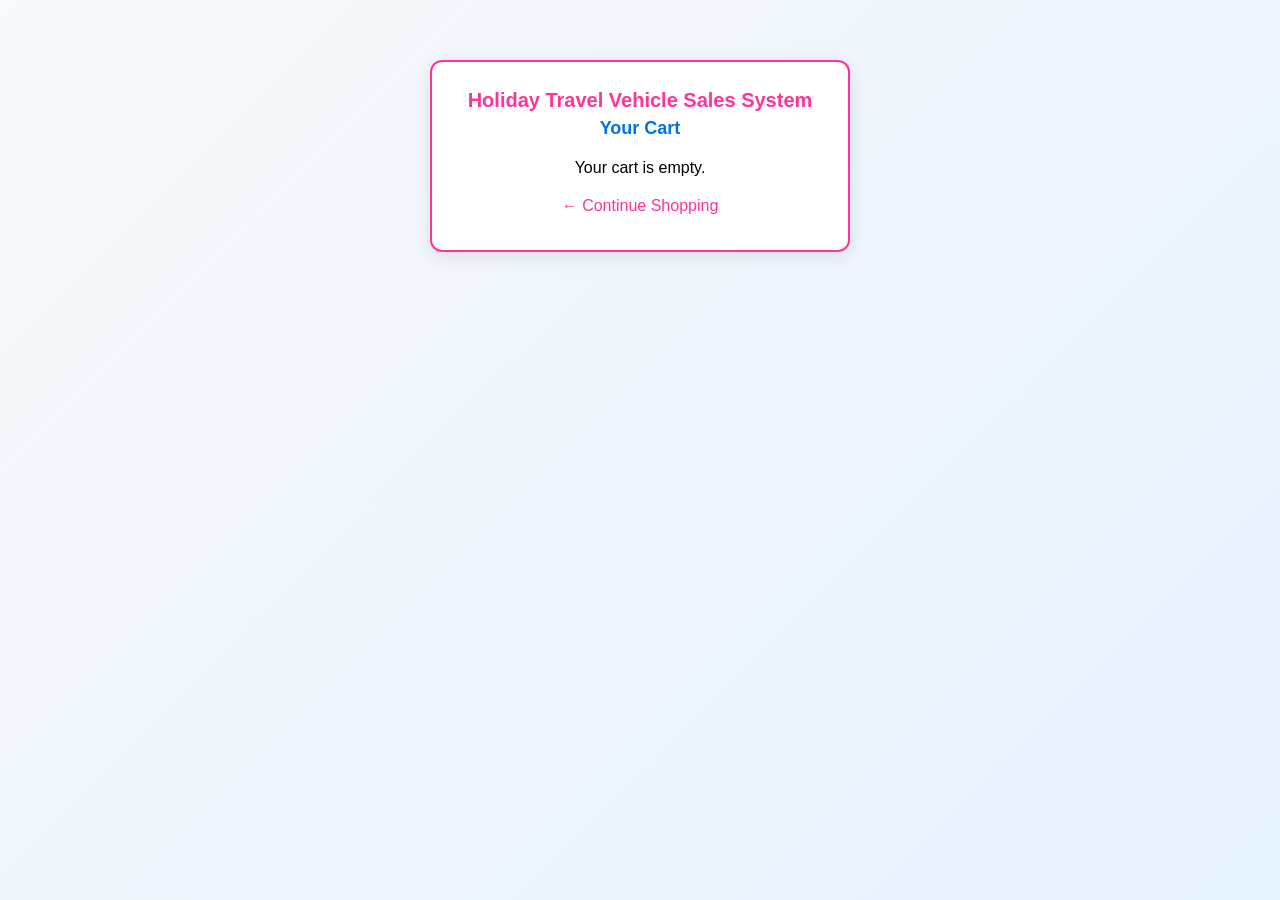
<file: cart.html>
<!DOCTYPE html>
<html lang="en">
<head>
  <meta charset="UTF-8">
  <meta name="viewport" content="width=device-width, initial-scale=1.0">
  <title>Cart – Holiday Travel</title>
  <link rel="stylesheet" href="style.css">
  <style>
    .cart-item {display:flex;justify-content:space-between;align-items:center;padding:12px 0;border-bottom:1px solid #eee;}
    .cart-item img {width:60px;height:45px;object-fit:cover;border-radius:4px;}
    .total {font-weight:600;font-size:1.2rem;margin-top:20px;text-align:right;}
  </style>
</head>
<body>
  <div class="container">
    <h1>Holiday Travel Vehicle Sales System</h1>
    <h2>Your Cart</h2>
    <div id="cartList"></div>
    <p class="total" id="total"></p>
    <p class="note"><a href="dashboard.html">← Continue Shopping</a></p>
  </div>

  <script>
    const CART_KEY = "holidayTravelCart";
    const cart = JSON.parse(localStorage.getItem(CART_KEY)) || [];
    const list = document.getElementById("cartList");
    const totalEl = document.getElementById("total");

    if (!cart.length) {
      list.innerHTML = "<p>Your cart is empty.</p>";
      totalEl.textContent = "";
    } else {
      let total = 0;
      cart.forEach(item => {
        total += item.price * item.qty;
        const div = document.createElement("div");
        div.className = "cart-item";
        div.innerHTML = `
          <div><strong>${item.make} ${item.model}</strong> × ${item.qty}</div>
          <div>$${(item.price*item.qty).toLocaleString()}</div>
        `;
        list.appendChild(div);
      });
      totalEl.textContent = `Total: $${total.toLocaleString()}`;
    }
  </script>
</body>
</html>
</file>
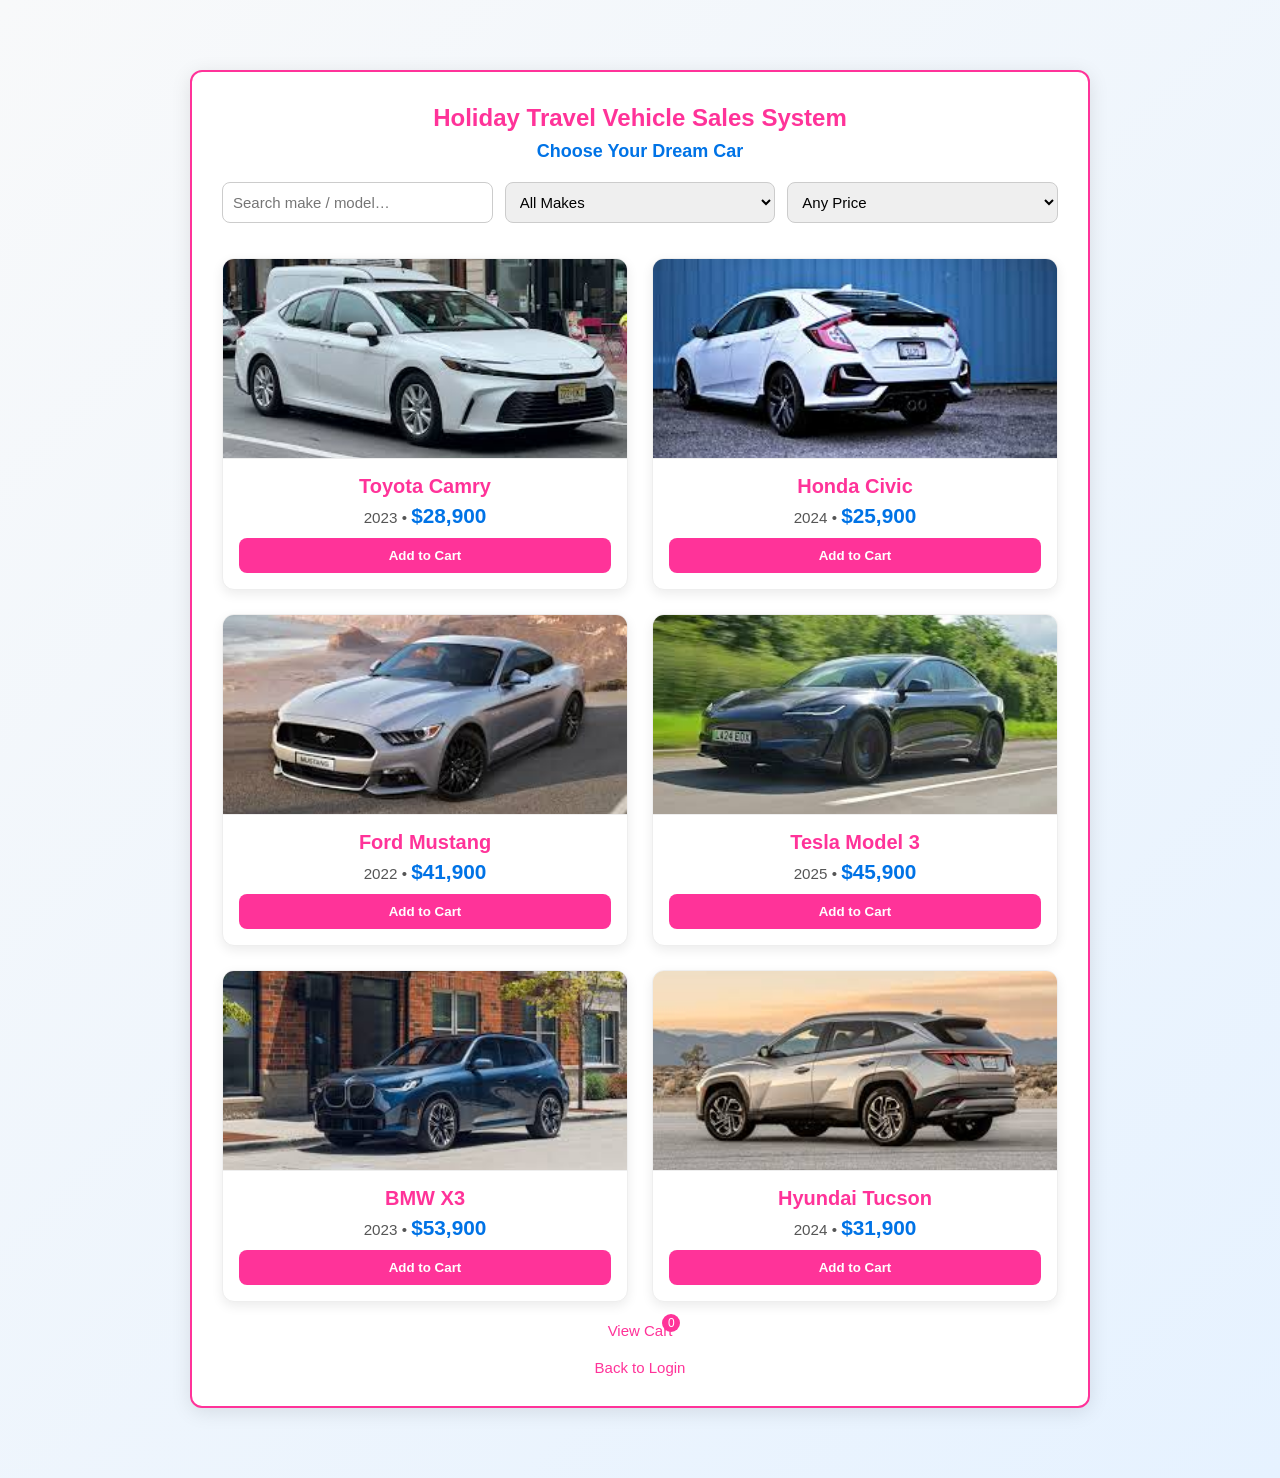
<file: dashboard.html>
<!DOCTYPE html>
<html lang="en">
<head>
  <meta charset="UTF-8" />
  <meta name="viewport" content="width=device-width, initial-scale=1.0" />
  <title>Holiday Travel – Choose Your Car</title>
  <link rel="stylesheet" href="style.css" />
  <style>
    /* === Re-use error/valid classes === */
    .error {color:red;font-size:13px;margin-top:-10px;margin-bottom:10px;display:none;}
    .valid {border-color:#28a745;}
    .invalid {border-color:red;}

    
    .container {
      background-color: #fff;
      border: 2px solid #ff3399;
      border-radius: 12px;
      box-shadow: 0 4px 20px rgba(0, 0, 0, 0.1);
      width: 90%;
      max-width: 900px;           /* WIDER LAYOUT */
      margin: 30px auto;
      padding: 30px;
      text-align: center;
    }

    h1 {
      color: #ff3399;
      font-size: 24px;
      margin-bottom: 8px;
    }
    h2 {
      color: #0073e6;
      font-size: 18px;
      margin-bottom: 20px;
    }

   
    .filters {
      display: flex;
      gap: 12px;
      flex-wrap: wrap;
      margin-bottom: 20px;
      justify-content: center;
    }
    .filters input,
    .filters select {
      flex: 1;
      min-width: 180px;
      padding: 10px;
      border: 1px solid #ccc;
      border-radius: 8px;
      font-size: 15px;
    }
    .filters input:focus,
    .filters select:focus {
      outline: none;
      border-color: #0073e6;
      box-shadow: 0 0 5px rgba(0,115,230,0.4);
    }

    /* === CAR GRID – 2 PER ROW === */
    .car-grid {
      display: grid;
      gap: 24px;
      margin-top: 10px;
    }
    @media (min-width: 600px) {
      .car-grid {
        grid-template-columns: repeat(2, 1fr);   /* 2 CARS PER ROW */
      }
    }
    @media (max-width: 599px) {
      .car-grid {
        grid-template-columns: 1fr;              /* 1 ON MOBILE */
      }
    }

    /* === CAR CARD === */
    .car-card {
      background: #fff;
      border: 1px solid #eee;
      border-radius: 12px;
      overflow: hidden;
      box-shadow: 0 4px 12px rgba(0,0,0,0.08);
      transition: transform 0.3s ease, box-shadow 0.3s ease;
      display: flex;
      flex-direction: column;
    }
    .car-card:hover {
      transform: translateY(-6px);
      box-shadow: 0 12px 24px rgba(0,0,0,0.15);
    }
    .car-card img {
      width: 100%;
      height: 200px;
      object-fit: cover;
      border-bottom: 1px solid #eee;
    }
    .car-info {
      padding: 16px;
      flex-grow: 1;
      display: flex;
      flex-direction: column;
      justify-content: space-between;
    }
    .car-info h3 {
      margin: 0 0 6px;
      font-size: 1.25rem;
      color: #ff3399;
    }
    .car-info p {
      margin: 0 0 10px;
      color: #555;
      font-size: 0.95rem;
    }
    .price {
      font-weight: 700;
      color: #0073e6;
      font-size: 1.3rem;
      margin-bottom: 12px;
    }
    .car-card button {
      background: #ff3399;
      color: white;
      border: none;
      padding: 10px;
      border-radius: 8px;
      font-weight: 600;
      cursor: pointer;
      transition: background 0.3s;
    }
    .car-card button:hover {
      background: #e62e8a;
    }

    /* === CART BADGE === */
    .cart-badge {
      position: relative;
      display: inline-block;
    }
    .cart-badge span {
      position: absolute;
      top: -8px;
      right: -8px;
      background: #ff3399;
      color: white;
      font-size: 12px;
      width: 18px;
      height: 18px;
      border-radius: 50%;
      display: flex;
      align-items: center;
      justify-content: center;
    }

    /* === LINKS === */
    .note {
      margin-top: 20px;
      font-size: 15px;
    }
    .note a {
      color: #ff3399;
      text-decoration: none;
    }
    .note a:hover {
      text-decoration: underline;
    }
  </style>
</head>
<body>

  <div class="container">
    <h1>Holiday Travel Vehicle Sales System</h1>
    <h2>Choose Your Dream Car</h2>

    <!-- Filters -->
    <div class="filters">
      <input type="text" id="search" placeholder="Search make / model…" />
      <select id="filterMake">
        <option value="">All Makes</option>
      </select>
      <select id="filterPrice">
        <option value="">Any Price</option>
        <option value="0-20000">Up to $20,000</option>
        <option value="20001-40000">$20,001 – $40,000</option>
        <option value="40001-999999">$40,001 +</option>
      </select>
    </div>

    <!-- Car Grid -->
    <div class="car-grid" id="carGrid"></div>

    <!-- Cart & Back -->
    <p class="note">
      <a href="cart.html" class="cart-badge">
        View Cart <span id="cartCount">0</span>
      </a>
    </p>
    <p class="note"><a href="login.html">Back to Login</a></p>
  </div>

  <script>
    const catalog = [
      {id: 1, make: "Toyota",    model: "Camry",    year: 2023, price: 28900, img: "images/camry.jpg"},
      {id: 2, make: "Honda",     model: "Civic",    year: 2024, price: 25900, img: "images/civic.jpg"},
      {id: 3, make: "Ford",      model: "Mustang",  year: 2022, price: 41900, img: "images/mustang.jpg"},
      {id: 4, make: "Tesla",     model: "Model 3",  year: 2025, price: 45900, img: "images/tesla.jpg"},
      {id: 5, make: "BMW",       model: "X3",       year: 2023, price: 53900, img: "images/bmw.jpg"},
      {id: 6, make: "Hyundai",   model: "Tucson",   year: 2024, price: 31900, img: "images/hyundai.jpg"}
    ];

    const CART_KEY = "holidayTravelCart";
    let cart = JSON.parse(localStorage.getItem(CART_KEY)) || [];

    function saveCart() {
      localStorage.setItem(CART_KEY, JSON.stringify(cart));
      document.getElementById("cartCount").textContent = cart.reduce((s,i) => s + i.qty, 0);
    }

    function addToCart(car) {
      const existing = cart.find(c => c.id === car.id);
      if (existing) existing.qty++;
      else cart.push({id: car.id, make: car.make, model: car.model, price: car.price, qty: 1});
      saveCart();
      alert(`${car.make} ${car.model} added to cart!`);
    }

    const grid = document.getElementById("carGrid");
    function render(cars) {
      grid.innerHTML = "";
      if (!cars.length) {
        grid.innerHTML = "<p style='grid-column:1/-1;text-align:center;color:#888;margin:40px 0;'>No cars match your filters.</p>";
        return;
      }
      cars.forEach(car => {
        const card = document.createElement("div");
        card.className = "car-card";
        card.innerHTML = `
          <img src="${car.img}" alt="${car.make} ${car.model}">
          <div class="car-info">
            <h3>${car.make} ${car.model}</h3>
            <p>${car.year} • <span class="price">$${car.price.toLocaleString()}</span></p>
            <button onclick='addToCart(${JSON.stringify(car)})'>Add to Cart</button>
          </div>
        `;
        grid.appendChild(card);
      });
    }

    const makeSelect = document.getElementById("filterMake");
    const makes = [...new Set(catalog.map(c => c.make))].sort();
    makes.forEach(m => {
      const opt = document.createElement("option");
      opt.value = m;
      opt.textContent = m;
      makeSelect.appendChild(opt);
    });

    const searchInp = document.getElementById("search");
    const priceSel = document.getElementById("filterPrice");

    function filterCars() {
      const term = searchInp.value.trim().toLowerCase();
      const make = makeSelect.value;
      const [min, max] = priceSel.value ? priceSel.value.split("-").map(Number) : [0, Infinity];

      const filtered = catalog.filter(car => {
        const matchesSearch = `${car.make} ${car.model}`.toLowerCase().includes(term);
        const matchesMake = !make || car.make === make;
        const matchesPrice = car.price >= min && car.price <= max;
        return matchesSearch && matchesMake && matchesPrice;
      });
      render(filtered);
    }

    searchInp.addEventListener("input", filterCars);
    makeSelect.addEventListener("change", filterCars);
    priceSel.addEventListener("change", filterCars);

    render(catalog);
    saveCart();
  </script>
</body>
</html>
</file>
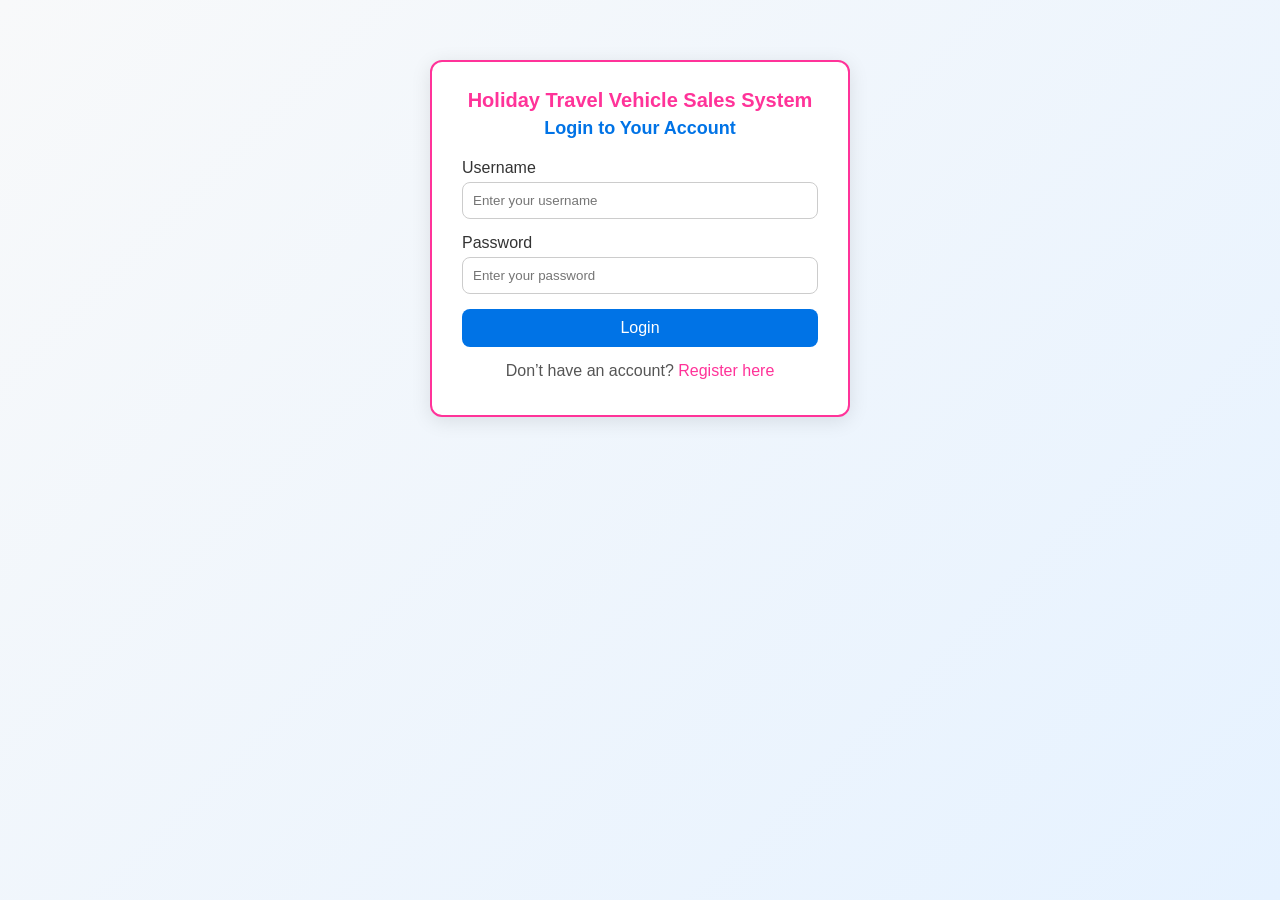
<file: login.html>
<!DOCTYPE html>
<html lang="en">
<head>
  <meta charset="UTF-8" />
  <meta name="viewport" content="width=device-width, initial-scale=1.0" />
  <title>Vehicle Sales System - Login</title>
  <link rel="stylesheet" href="style.css" />
  <style>
    .error {
      color: red;
      font-size: 13px;
      margin-top: -10px;
      margin-bottom: 10px;
      display: none;
    }
    .valid {
      border-color: #28a745;
    }
    .invalid {
      border-color: red;
    }
  </style>
</head>
<body>
  <div class="container">
    <h1>Holiday Travel Vehicle Sales System</h1>
    <h2>Login to Your Account</h2>

    <form id="loginForm" class="form-box" novalidate>
      <label>Username</label>
      <input type="text" id="username" placeholder="Enter your username" required>
      <div id="userError" class="error">Please enter your username.</div>

      <label>Password</label>
      <input type="password" id="password" placeholder="Enter your password" required>
      <div id="passError" class="error">Password must be exactly 8 characters.</div>

      <button type="submit" class="btn">Login</button>
      <p class="note">Don’t have an account? <a href="register.html">Register here</a></p>
    </form>
  </div>

  <script>
    const loginForm = document.getElementById("loginForm");
    const userField = username;
    const passField = password;

    userField.addEventListener("input", () => {
      if (userField.value.trim() !== "") {
        userError.style.display = "none";
        userField.classList.add("valid");
        userField.classList.remove("invalid");
      } else {
        userError.style.display = "block";
        userField.classList.add("invalid");
        userField.classList.remove("valid");
      }
    });

    passField.addEventListener("input", () => {
      if (passField.value.trim().length === 8) {
        passError.style.display = "none";
        passField.classList.add("valid");
        passField.classList.remove("invalid");
      } else {
        passError.style.display = "block";
        passField.classList.add("invalid");
        passField.classList.remove("valid");
      }
    });

    loginForm.addEventListener("submit", e => {
      e.preventDefault();
      if (
        userField.value.trim() !== "" &&
        passField.value.trim().length === 8
      ) {
        alert(`✅ Login successful! Welcome ${userField.value}.`);
        window.location.href = "dashboard.html";
      }
    });
  </script>
</body>
</html>
</file>
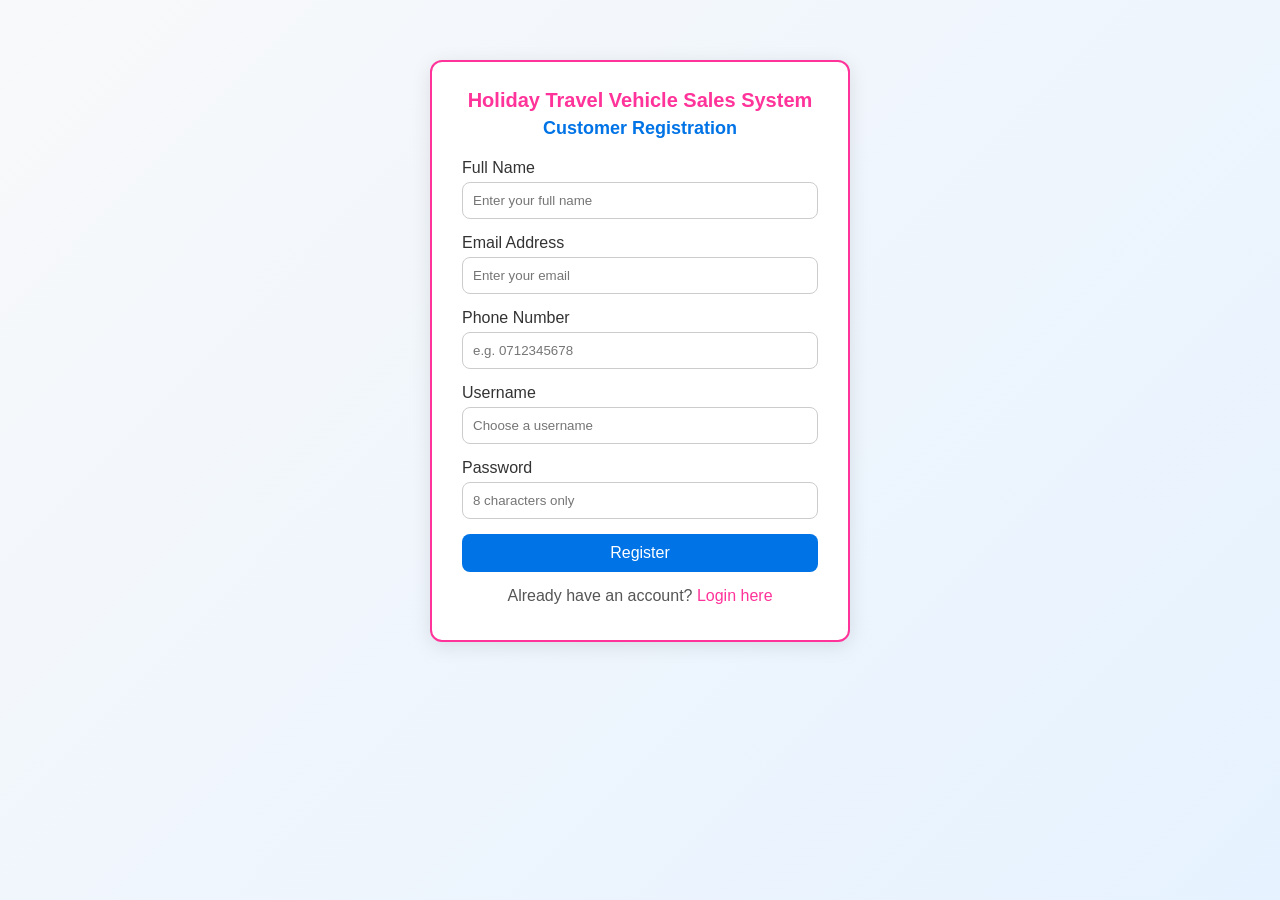
<file: register.html>
<!DOCTYPE html>
<html lang="en">
<head>
  <meta charset="UTF-8" />
  <meta name="viewport" content="width=device-width, initial-scale=1.0" />
  <title>Vehicle Sales System - Customer Registration</title>
  <link rel="stylesheet" href="style.css" />
  <style>
    .error {
      color: red;
      font-size: 13px;
      margin-top: -10px;
      margin-bottom: 10px;
      display: none;
    }
    .valid { border-color: #28a745; }
    .invalid { border-color: red; }
  </style>
</head>
<body>
  <div class="container">
    <h1>Holiday Travel Vehicle Sales System</h1>
    <h2>Customer Registration</h2>

  <form action="register.php" method="POST" id="registerForm" class="form-box" novalidate>


      <label>Full Name</label>
      <input type="text" id="fullname" name="fullname" placeholder="Enter your full name" required>
      <div id="nameError" class="error">Full name must contain only letters (A–Z).</div>

      <label>Email Address</label>
      <input type="email" id="email" name="email" placeholder="Enter your email" required>
      <div id="emailError" class="error">Email must include both letters and numbers.</div>

      <label>Phone Number</label>
      <input type="tel" id="phone" name="phone" placeholder="e.g. 0712345678" required>
      <div id="phoneError" class="error">Phone must be numeric and ≤10 digits.</div>

      <label>Username</label>
      <input type="text" id="username" name="username" placeholder="Choose a username" required>
      <div id="userError" class="error">Username is required.</div>

      <label>Password</label>
      <input type="password" id="password" name="password" placeholder="8 characters only" required>
      <div id="passError" class="error">Password must be exactly 8 characters.</div>

      <input type="hidden" id="role" name="role" value="Customer">

      <button type="submit" class="btn">Register</button>
      <p class="note">Already have an account? <a href="login.html">Login here</a></p>
    </form>
  </div>

  <script>
    const form = document.getElementById("registerForm");
    const fields = {
      name: fullname,
      email: email,
      phone: phone,
      username: username,
      password: password
    };

    // Real-time validation
    fields.name.addEventListener("input", () => {
      if (/^[A-Za-z ]+$/.test(fields.name.value.trim())) {
        nameError.style.display = "none";
        fields.name.classList.add("valid");
        fields.name.classList.remove("invalid");
      } else {
        nameError.style.display = "block";
        fields.name.classList.add("invalid");
        fields.name.classList.remove("valid");
      }
    });

    fields.email.addEventListener("input", () => {
      if (/(?=.*[a-zA-Z])(?=.*\d)/.test(fields.email.value.trim())) {
        emailError.style.display = "none";
        fields.email.classList.add("valid");
        fields.email.classList.remove("invalid");
      } else {
        emailError.style.display = "block";
        fields.email.classList.add("invalid");
        fields.email.classList.remove("valid");
      }
    });

    fields.phone.addEventListener("input", () => {
      if (/^\d{1,10}$/.test(fields.phone.value.trim())) {
        phoneError.style.display = "none";
        fields.phone.classList.add("valid");
        fields.phone.classList.remove("invalid");
      } else {
        phoneError.style.display = "block";
        fields.phone.classList.add("invalid");
        fields.phone.classList.remove("valid");
      }
    });

    fields.password.addEventListener("input", () => {
      if (fields.password.value.trim().length === 8) {
        passError.style.display = "none";
        fields.password.classList.add("valid");
        fields.password.classList.remove("invalid");
      } else {
        passError.style.display = "block";
        fields.password.classList.add("invalid");
        fields.password.classList.remove("valid");
      }
    });

    fields.username.addEventListener("input", () => {
      if (fields.username.value.trim() !== "") {
        userError.style.display = "none";
        fields.username.classList.add("valid");
        fields.username.classList.remove("invalid");
      } else {
        userError.style.display = "block";
        fields.username.classList.add("invalid");
        fields.username.classList.remove("valid");
      }
    });

    form.addEventListener("submit", (e) => {
    
   const allValid =
    /^[A-Za-z ]+$/.test(fields.name.value.trim()) &&
    /(?=.*[a-zA-Z])(?=.*\d)/.test(fields.email.value.trim()) &&
    /^\d{1,10}$/.test(fields.phone.value.trim()) &&
    fields.username.value.trim() !== "" &&
    fields.password.value.trim().length === 8;

  if (!allValid) {
    // Stop form from submitting if validation fails
    e.preventDefault();
    alert("Please fix the highlighted errors.");
  }

  // If valid → allow form to submit normally
});
  </script>
</body>
</html>
</file>
<file: style.css>
* {
  margin: 0;
  padding: 0;
  box-sizing: border-box;
  font-family: "Poppins", sans-serif;
}

/* Make the whole page scrollable instead of hard-centering vertically */
body {
  background: linear-gradient(135deg, #f8f9fa, #e6f2ff);
  display: flex;
  justify-content: center;
  align-items: flex-start;
  min-height: 100vh;
  padding: 40px 10px;
  overflow-y: auto;
}

/* Central white card */
.container {
  background-color: #fff;
  border: 2px solid #ff3399;
  border-radius: 12px;
  box-shadow: 0 4px 20px rgba(0, 0, 0, 0.1);
  width: 90%;
  max-width: 420px;
  padding: 25px 30px 35px;
  text-align: center;
  margin-top: 20px;
  margin-bottom: 40px;
}

/* Title and Subtitle */
h1 {
  color: #ff3399;
  font-size: 20px;
  margin-bottom: 5px;
  word-wrap: break-word;
  line-height: 1.3;
}

h2 {
  color: #0073e6;
  margin-bottom: 20px;
  font-size: 18px;
}

/* Form styling */
.form-box {
  display: flex;
  flex-direction: column;
  text-align: left;
}

label {
  margin-bottom: 5px;
  font-weight: 500;
  color: #333;
}

input,
select {
  margin-bottom: 15px;
  padding: 10px;
  border: 1px solid #ccc;
  border-radius: 8px;
  transition: all 0.2s ease;
  width: 100%;
}

input:focus,
select:focus {
  border-color: #0073e6;
  outline: none;
  box-shadow: 0 0 5px rgba(0, 115, 230, 0.4);
}

.btn {
  background-color: #0073e6;
  color: white;
  padding: 10px;
  border: none;
  border-radius: 8px;
  font-size: 16px;
  cursor: pointer;
  transition: background 0.3s ease;
  width: 100%;
}

.btn:hover {
  background-color: #005bb5;
}

.note {
  text-align: center;
  margin-top: 15px;
  color: #555;
}

.note a {
  color: #ff3399;
  text-decoration: none;
}

.note a:hover {
  text-decoration: underline;
}

/* Responsive Fixes for small screens */
@media (max-height: 700px) {
  body {
    align-items: flex-start;
    padding-top: 20px;
  }
  .container {
    margin-top: 10px;
    padding-top: 20px;
  }
}

@media (max-width: 400px) {
  h1 {
    font-size: 18px;
  }
  h2 {
    font-size: 16px;
  }
}
</file>
